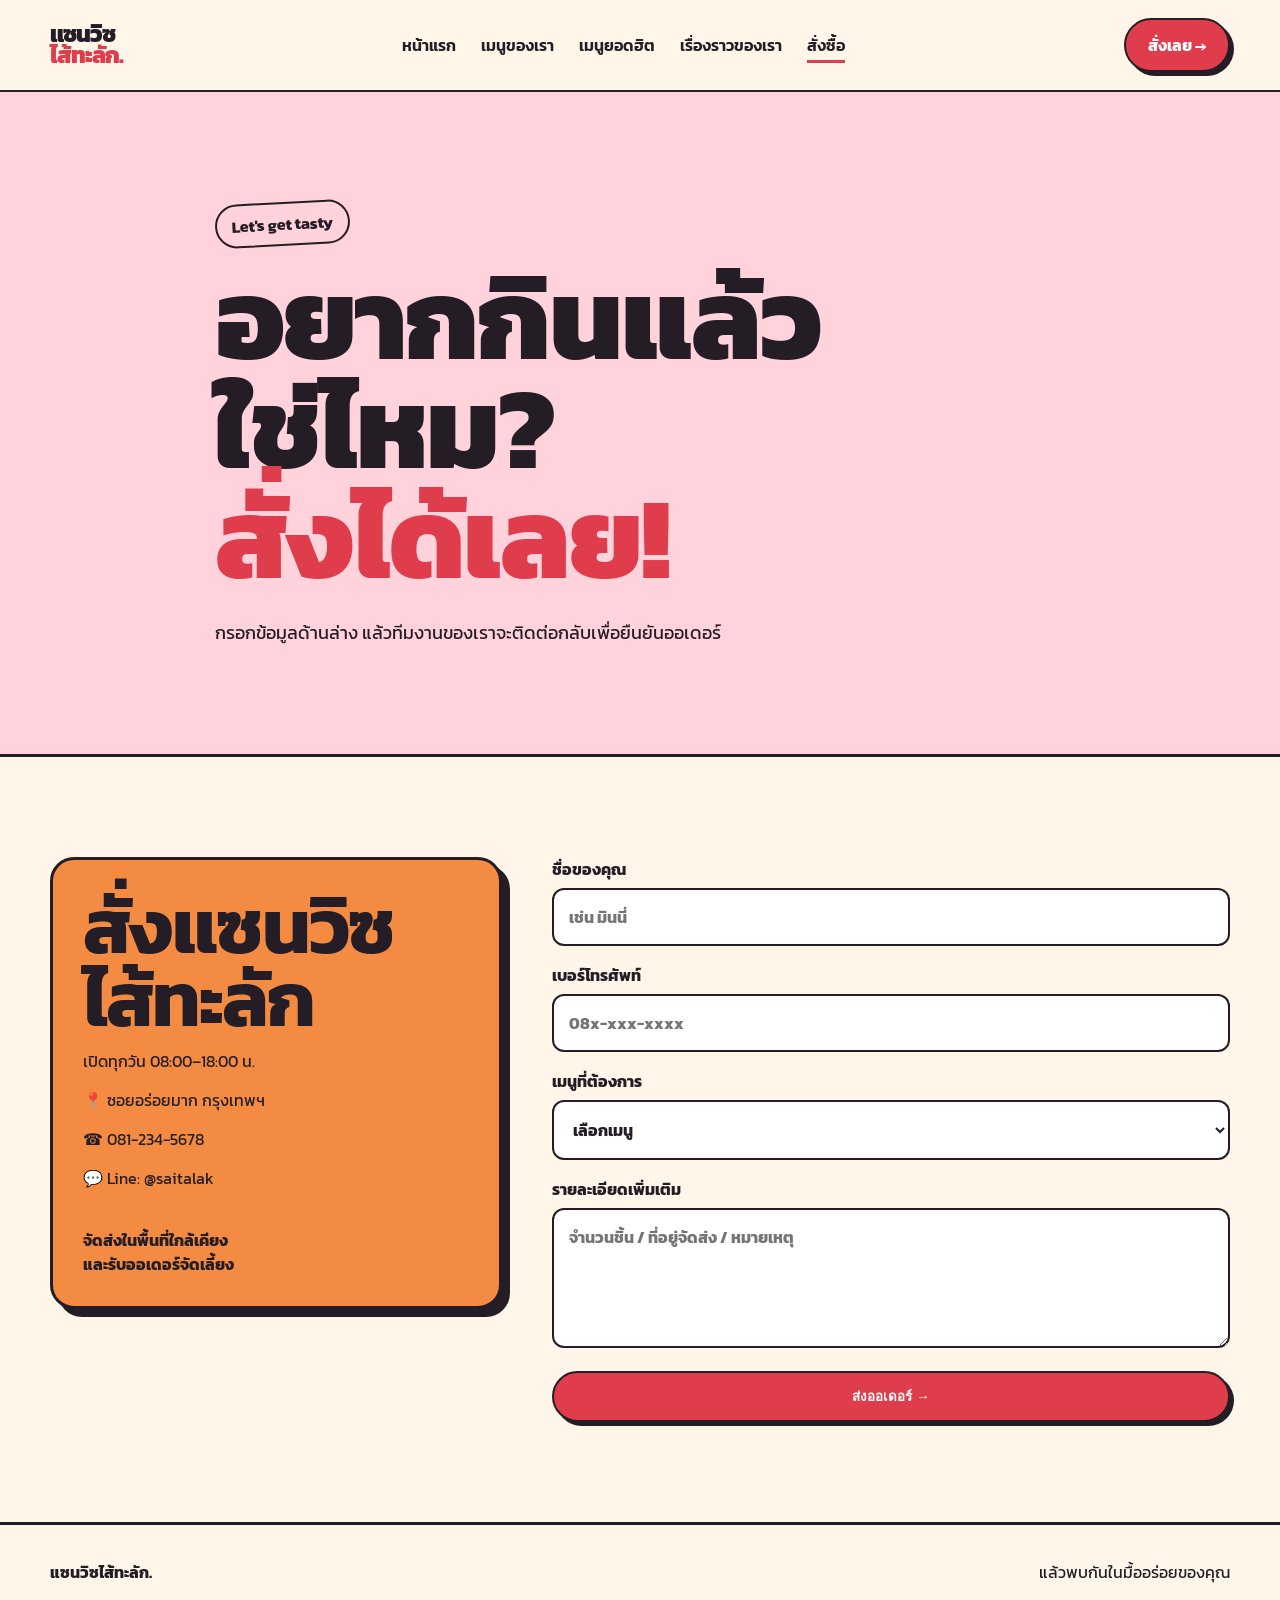
<file: contact.html>
<!DOCTYPE html>
<html lang="th">
<head>
  <meta charset="UTF-8">
  <meta name="viewport" content="width=device-width, initial-scale=1.0">
  <title>สั่งซื้อ — แซนวิซไส้ทะลัก</title>
  <link rel="stylesheet" href="styles.css">
</head>
<body>

<header class="navbar">
  <div class="container nav-inner">
    <a class="logo" href="index.html">แซนวิซ<br><span>ไส้ทะลัก.</span></a>
    <button class="menu-toggle">☰</button>
    <nav class="nav-links">
      <a href="index.html">หน้าแรก</a>
      <a href="services.html">เมนูของเรา</a>
      <a href="work.html">เมนูยอดฮิต</a>
      <a href="process.html">เรื่องราวของเรา</a>
      <a href="contact.html">สั่งซื้อ</a>
    </nav>
    <a href="contact.html" class="btn btn-primary nav-cta">สั่งเลย →</a>
  </div>
</header>

<section class="page-hero">
  <div class="container page-intro reveal">
    <span class="kicker">Let's get tasty</span>
    <h1>อยากกินแล้วใช่ไหม?<br><span class="highlight">สั่งได้เลย!</span></h1>
    <p>กรอกข้อมูลด้านล่าง แล้วทีมงานของเราจะติดต่อกลับเพื่อยืนยันออเดอร์</p>
  </div>
</section>

<section class="section">
  <div class="container contact-layout">
    <div class="contact-box reveal">
      <h2>สั่งแซนวิซ<br>ไส้ทะลัก</h2>
      <p>เปิดทุกวัน 08:00–18:00 น.</p>
      <p>📍 ซอยอร่อยมาก กรุงเทพฯ</p>
      <p>☎ 081-234-5678</p>
      <p>💬 Line: @saitalak</p>
      <br>
      <strong>จัดส่งในพื้นที่ใกล้เคียง<br>และรับออเดอร์จัดเลี้ยง</strong>
    </div>

    <form class="form reveal">
      <label>
        ชื่อของคุณ
        <input type="text" placeholder="เช่น มินนี่" required>
      </label>

      <label>
        เบอร์โทรศัพท์
        <input type="tel" placeholder="08x-xxx-xxxx" required>
      </label>

      <label>
        เมนูที่ต้องการ
        <select required>
          <option value="">เลือกเมนู</option>
          <option>แฮมชีสทะลัก</option>
          <option>ไก่กรอบซอสฉ่ำ</option>
          <option>ไข่คนเบคอน</option>
          <option>ทูน่าครีมมี่</option>
          <option>ทะลักซิกเนเจอร์</option>
        </select>
      </label>

      <label>
        รายละเอียดเพิ่มเติม
        <textarea placeholder="จำนวนชิ้น / ที่อยู่จัดส่ง / หมายเหตุ"></textarea>
      </label>

      <button class="btn btn-primary" type="submit">ส่งออเดอร์ →</button>
    </form>
  </div>
</section>

<footer class="footer">
  <div class="container footer-inner">
    <strong>แซนวิซไส้ทะลัก.</strong>
    <span>แล้วพบกันในมื้ออร่อยของคุณ</span>
  </div>
</footer>

<script src="script.js"></script>
</body>
</html>
</file>
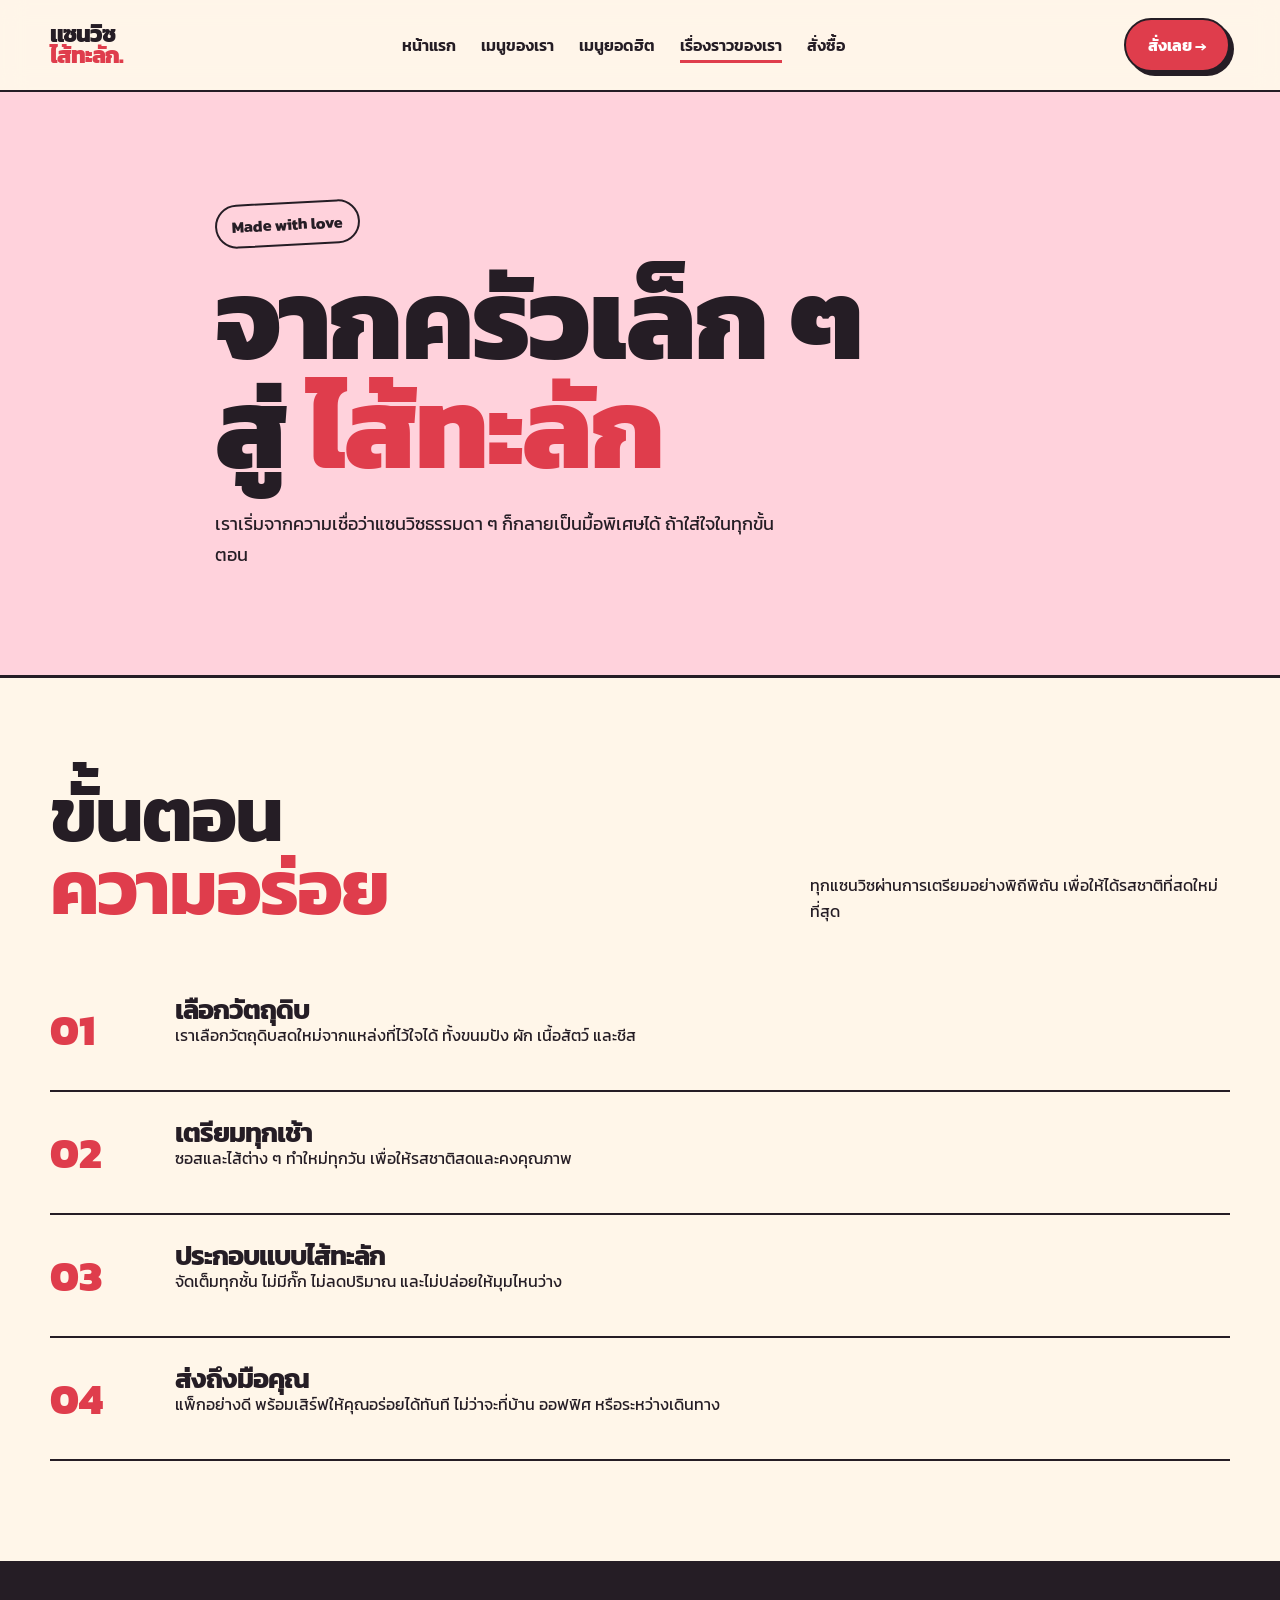
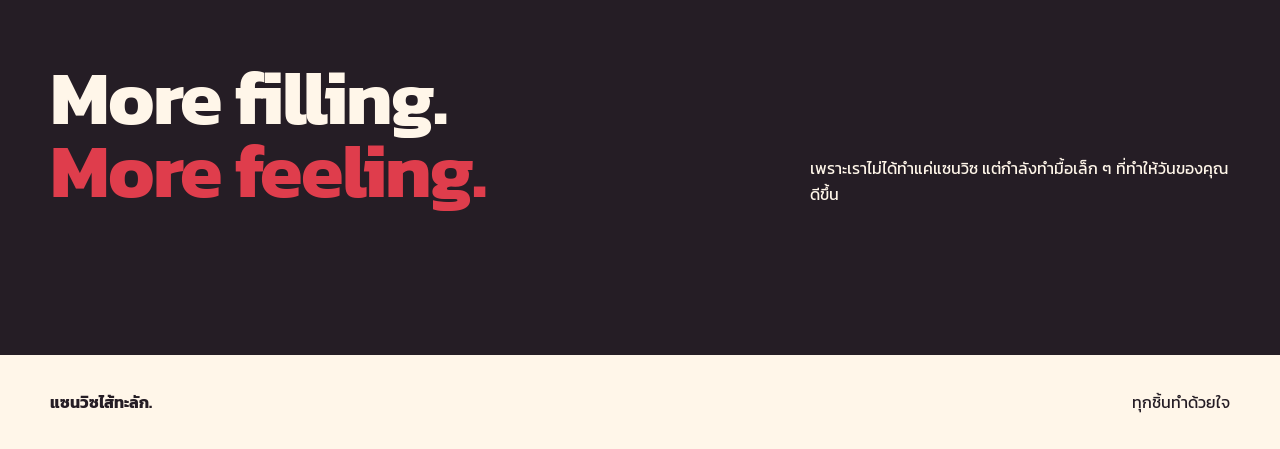
<file: process.html>
<!DOCTYPE html>
<html lang="th">
<head>
  <meta charset="UTF-8">
  <meta name="viewport" content="width=device-width, initial-scale=1.0">
  <title>เรื่องราวของเรา — แซนวิซไส้ทะลัก</title>
  <link rel="stylesheet" href="styles.css">
</head>
<body>

<header class="navbar">
  <div class="container nav-inner">
    <a class="logo" href="index.html">แซนวิซ<br><span>ไส้ทะลัก.</span></a>
    <button class="menu-toggle">☰</button>
    <nav class="nav-links">
      <a href="index.html">หน้าแรก</a>
      <a href="services.html">เมนูของเรา</a>
      <a href="work.html">เมนูยอดฮิต</a>
      <a href="process.html">เรื่องราวของเรา</a>
      <a href="contact.html">สั่งซื้อ</a>
    </nav>
    <a href="contact.html" class="btn btn-primary nav-cta">สั่งเลย →</a>
  </div>
</header>

<section class="page-hero">
  <div class="container page-intro reveal">
    <span class="kicker">Made with love</span>
    <h1>จากครัวเล็ก ๆ<br>สู่ <span class="highlight">ไส้ทะลัก</span></h1>
    <p>เราเริ่มจากความเชื่อว่าแซนวิซธรรมดา ๆ ก็กลายเป็นมื้อพิเศษได้ ถ้าใส่ใจในทุกขั้นตอน</p>
  </div>
</section>

<section class="section">
  <div class="container">
    <div class="section-head reveal">
      <h2>ขั้นตอน<br><span class="highlight">ความอร่อย</span></h2>
      <p>ทุกแซนวิซผ่านการเตรียมอย่างพิถีพิถัน เพื่อให้ได้รสชาติที่สดใหม่ที่สุด</p>
    </div>

    <div class="process">
      <div class="process-item reveal">
        <div>
          <h3>เลือกวัตถุดิบ</h3>
          <p>เราเลือกวัตถุดิบสดใหม่จากแหล่งที่ไว้ใจได้ ทั้งขนมปัง ผัก เนื้อสัตว์ และชีส</p>
        </div>
      </div>

      <div class="process-item reveal">
        <div>
          <h3>เตรียมทุกเช้า</h3>
          <p>ซอสและไส้ต่าง ๆ ทำใหม่ทุกวัน เพื่อให้รสชาติสดและคงคุณภาพ</p>
        </div>
      </div>

      <div class="process-item reveal">
        <div>
          <h3>ประกอบแบบไส้ทะลัก</h3>
          <p>จัดเต็มทุกชั้น ไม่มีกั๊ก ไม่ลดปริมาณ และไม่ปล่อยให้มุมไหนว่าง</p>
        </div>
      </div>

      <div class="process-item reveal">
        <div>
          <h3>ส่งถึงมือคุณ</h3>
          <p>แพ็กอย่างดี พร้อมเสิร์ฟให้คุณอร่อยได้ทันที ไม่ว่าจะที่บ้าน ออฟฟิศ หรือระหว่างเดินทาง</p>
        </div>
      </div>
    </div>
  </div>
</section>

<section class="section section-dark">
  <div class="container section-head reveal">
    <h2>More filling.<br><span class="highlight">More feeling.</span></h2>
    <p>เพราะเราไม่ได้ทำแค่แซนวิซ แต่กำลังทำมื้อเล็ก ๆ ที่ทำให้วันของคุณดีขึ้น</p>
  </div>
</section>

<footer class="footer">
  <div class="container footer-inner">
    <strong>แซนวิซไส้ทะลัก.</strong>
    <span>ทุกชิ้นทำด้วยใจ</span>
  </div>
</footer>

<script src="script.js"></script>
</body>
</html>
</file>
<file: styles.css>
@import url('https://fonts.googleapis.com/css2?family=Kanit:wght@400;500;600;700;800&family=Space+Grotesk:wght@400;500;600;700&display=swap');

:root {
  --cream: #fff6e9;
  --cream-dark: #f7dfcc;
  --pink: #f58ca7;
  --pink-light: #ffd2dc;
  --red: #df3d4c;
  --orange: #f48b42;
  --ink: #251d25;
  --white: #ffffff;
  --shadow: 8px 8px 0 var(--ink);
  --radius: 24px;
}

* {
  box-sizing: border-box;
  margin: 0;
  padding: 0;
}

html {
  scroll-behavior: smooth;
}

body {
  background: var(--cream);
  color: var(--ink);
  font-family: 'Kanit', sans-serif;
  overflow-x: hidden;
}

a {
  color: inherit;
  text-decoration: none;
}

img {
  display: block;
  width: 100%;
  object-fit: cover;
}

.container {
  width: min(1180px, calc(100% - 40px));
  margin: auto;
}

.navbar {
  position: sticky;
  top: 0;
  z-index: 20;
  padding: 18px 0;
  background: rgba(255, 246, 233, .9);
  backdrop-filter: blur(12px);
  border-bottom: 2px solid var(--ink);
}

.nav-inner {
  display: flex;
  align-items: center;
  justify-content: space-between;
  gap: 20px;
}

.logo {
  font-size: 1.45rem;
  font-weight: 800;
  line-height: .9;
  letter-spacing: -1px;
}

.logo span {
  color: var(--red);
}

.nav-links {
  display: flex;
  align-items: center;
  gap: 25px;
  font-weight: 600;
}

.nav-links a {
  position: relative;
}

.nav-links a::after {
  content: '';
  position: absolute;
  left: 0;
  bottom: -6px;
  width: 0;
  height: 3px;
  background: var(--red);
  transition: .3s;
}

.nav-links a:hover::after,
.nav-links a.active::after {
  width: 100%;
}

.menu-toggle {
  display: none;
  border: 2px solid var(--ink);
  background: var(--pink);
  padding: 8px 12px;
  border-radius: 10px;
  cursor: pointer;
  font-size: 1.2rem;
}

.btn {
  display: inline-flex;
  align-items: center;
  justify-content: center;
  border: 2px solid var(--ink);
  border-radius: 999px;
  padding: 13px 22px;
  font-weight: 700;
  box-shadow: 4px 4px 0 var(--ink);
  transition: .25s ease;
  cursor: pointer;
}

.btn:hover {
  transform: translate(3px, 3px);
  box-shadow: 1px 1px 0 var(--ink);
}

.btn-primary {
  background: var(--red);
  color: var(--white);
}

.btn-secondary {
  background: var(--pink-light);
}

.hero {
  position: relative;
  min-height: 650px;
  display: grid;
  place-items: center;
  overflow: hidden;
  padding: 90px 0;
}

.hero-grid {
  display: grid;
  grid-template-columns: 1fr .9fr;
  align-items: center;
  gap: 60px;
}

.kicker {
  display: inline-block;
  margin-bottom: 18px;
  padding: 8px 15px;
  border: 2px solid var(--ink);
  border-radius: 999px;
  background: var(--pink-light);
  font-weight: 700;
  transform: rotate(-3deg);
}

h1, h2, h3 {
  line-height: .95;
  letter-spacing: -2px;
}

h1 {
  max-width: 700px;
  font-size: clamp(4rem, 9vw, 8.5rem);
  font-weight: 800;
}

h2 {
  font-size: clamp(2.8rem, 6vw, 5.5rem);
}

h3 {
  font-size: 1.7rem;
  letter-spacing: -1px;
}

.highlight {
  color: var(--red);
}

.hero-copy p,
.page-intro p {
  max-width: 560px;
  margin: 25px 0;
  font-size: 1.15rem;
  line-height: 1.7;
}

.hero-actions {
  display: flex;
  flex-wrap: wrap;
  gap: 15px;
}

.collage {
  position: relative;
  min-height: 510px;
}

.photo {
  position: absolute;
  overflow: hidden;
  border: 3px solid var(--ink);
  border-radius: var(--radius);
  box-shadow: var(--shadow);
}

.photo-main {
  width: 76%;
  height: 400px;
  top: 40px;
  right: 0;
  transform: rotate(4deg);
}

.photo-small {
  width: 44%;
  height: 190px;
  left: 0;
  bottom: 10px;
  transform: rotate(-8deg);
}

.photo img {
  height: 100%;
}

.sticker {
  position: absolute;
  z-index: 2;
  display: grid;
  place-items: center;
  width: 120px;
  height: 120px;
  right: 0;
  top: 0;
  border: 3px solid var(--ink);
  border-radius: 50%;
  background: var(--orange);
  font-weight: 800;
  text-align: center;
  transform: rotate(12deg);
  box-shadow: 5px 5px 0 var(--ink);
}

.blob {
  position: absolute;
  z-index: -1;
  width: 380px;
  height: 380px;
  border-radius: 43% 57% 65% 35%;
  background: var(--pink-light);
  right: -100px;
  top: 60px;
  transform: rotate(25deg);
}

.section {
  padding: 100px 0;
}

.section-pink {
  background: var(--pink);
}

.section-dark {
  background: var(--ink);
  color: var(--cream);
}

.section-head {
  display: flex;
  align-items: end;
  justify-content: space-between;
  gap: 30px;
  margin-bottom: 45px;
}

.section-head p {
  max-width: 420px;
  line-height: 1.6;
}

.grid-3 {
  display: grid;
  grid-template-columns: repeat(3, 1fr);
  gap: 24px;
}

.grid-2 {
  display: grid;
  grid-template-columns: repeat(2, 1fr);
  gap: 25px;
}

.card {
  padding: 28px;
  border: 3px solid var(--ink);
  border-radius: var(--radius);
  background: var(--white);
  box-shadow: var(--shadow);
  transition: .3s ease;
}

.card:hover {
  transform: translateY(-8px) rotate(-1deg);
}

.card-number {
  display: inline-grid;
  place-items: center;
  width: 48px;
  height: 48px;
  margin-bottom: 30px;
  border: 2px solid var(--ink);
  border-radius: 50%;
  background: var(--orange);
  font-weight: 800;
}

.card p {
  margin-top: 12px;
  color: #604f57;
  line-height: 1.7;
}

.food-card {
  padding: 0;
  overflow: hidden;
}

.food-card img {
  height: 260px;
}

.food-card-content {
  padding: 22px;
}

.food-card-content p {
  margin: 5px 0 15px;
}

.price {
  color: var(--red);
  font-size: 1.35rem;
  font-weight: 800;
}

.page-hero {
  padding: 110px 0 80px;
  background: var(--pink-light);
  border-bottom: 3px solid var(--ink);
}

.page-intro {
  max-width: 850px;
}

.process {
  counter-reset: process;
}

.process-item {
  display: grid;
  grid-template-columns: 100px 1fr;
  gap: 25px;
  align-items: start;
  padding: 28px 0;
  border-bottom: 2px solid var(--ink);
}

.process-item::before {
  counter-increment: process;
  content: '0' counter(process);
  font-size: 2.7rem;
  font-weight: 800;
  color: var(--red);
}

.contact-layout {
  display: grid;
  grid-template-columns: .8fr 1.2fr;
  gap: 50px;
  align-items: start;
}

.contact-box {
  padding: 30px;
  border: 3px solid var(--ink);
  border-radius: var(--radius);
  background: var(--orange);
  box-shadow: var(--shadow);
}

.contact-box p {
  margin: 12px 0;
  line-height: 1.7;
}

.form {
  display: grid;
  gap: 17px;
}

.form label {
  font-weight: 700;
}

.form input,
.form textarea,
.form select {
  width: 100%;
  margin-top: 7px;
  padding: 15px;
  border: 2px solid var(--ink);
  border-radius: 12px;
  background: var(--white);
  color: var(--ink);
  font: inherit;
}

.form textarea {
  min-height: 140px;
  resize: vertical;
}

.footer {
  padding: 35px 0;
  border-top: 3px solid var(--ink);
}

.footer-inner {
  display: flex;
  justify-content: space-between;
  gap: 20px;
}

.marquee {
  overflow: hidden;
  padding: 20px 0;
  border-block: 3px solid var(--ink);
  background: var(--orange);
  white-space: nowrap;
}

.marquee-track {
  display: inline-block;
  animation: move 18s linear infinite;
  font-size: 2rem;
  font-weight: 800;
}

@keyframes move {
  to {
    transform: translateX(-50%);
  }
}

@keyframes float {
  50% {
    transform: translateY(-12px) rotate(4deg);
  }
}

.float {
  animation: float 4s ease-in-out infinite;
}

.reveal {
  opacity: 0;
  transform: translateY(25px);
  transition: .7s ease;
}

.reveal.show {
  opacity: 1;
  transform: translateY(0);
}

@media (max-width: 800px) {
  .nav-links {
    position: absolute;
    top: 75px;
    left: 20px;
    right: 20px;
    display: none;
    flex-direction: column;
    align-items: stretch;
    padding: 22px;
    border: 2px solid var(--ink);
    border-radius: 18px;
    background: var(--cream);
    box-shadow: 5px 5px 0 var(--ink);
  }

  .nav-links.open {
    display: flex;
  }

  .menu-toggle {
    display: block;
  }

  .nav-cta {
    display: none;
  }

  .hero-grid,
  .contact-layout {
    grid-template-columns: 1fr;
  }

  .hero {
    padding: 65px 0;
  }

  .collage {
    min-height: 400px;
  }

  .photo-main {
    height: 310px;
  }

  .photo-small {
    height: 150px;
  }

  .grid-3,
  .grid-2 {
    grid-template-columns: 1fr;
  }

  .section-head,
  .footer-inner {
    align-items: start;
    flex-direction: column;
  }

  .section {
    padding: 70px 0;
  }
}
</file>
